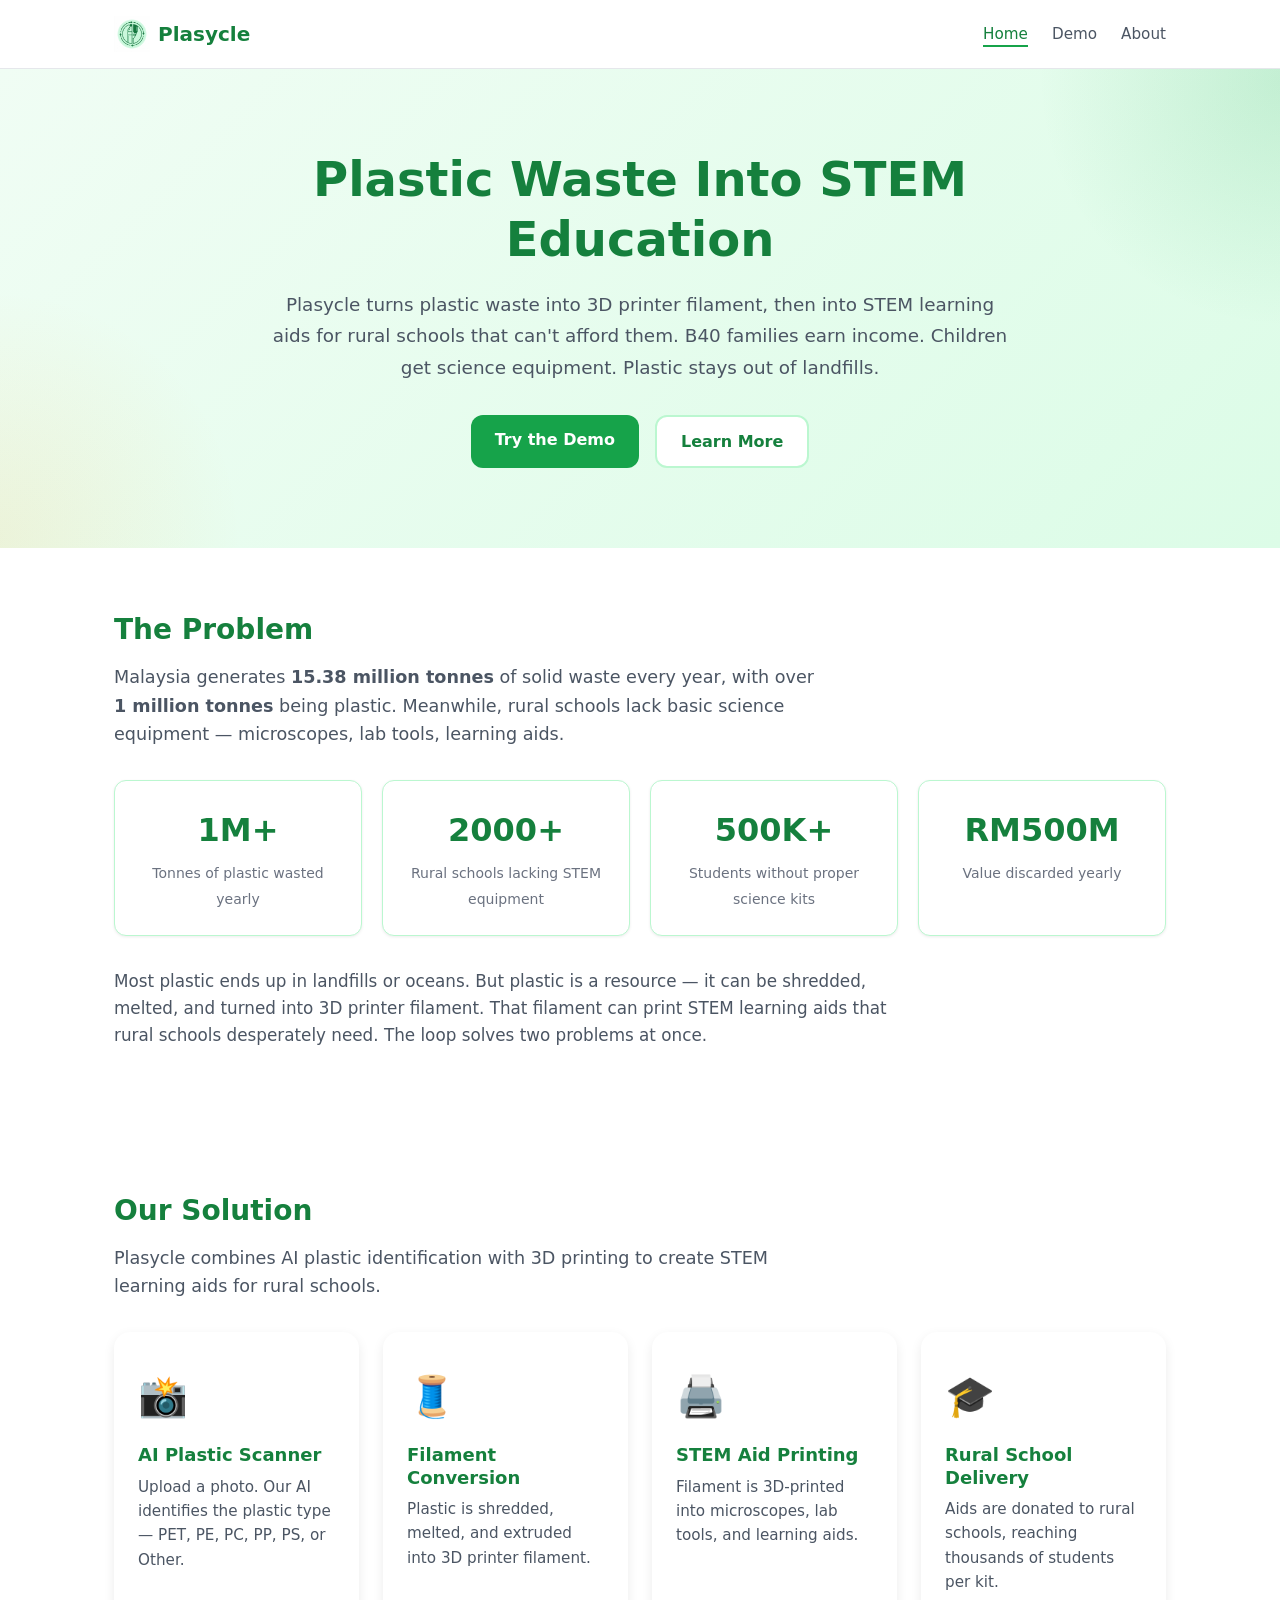
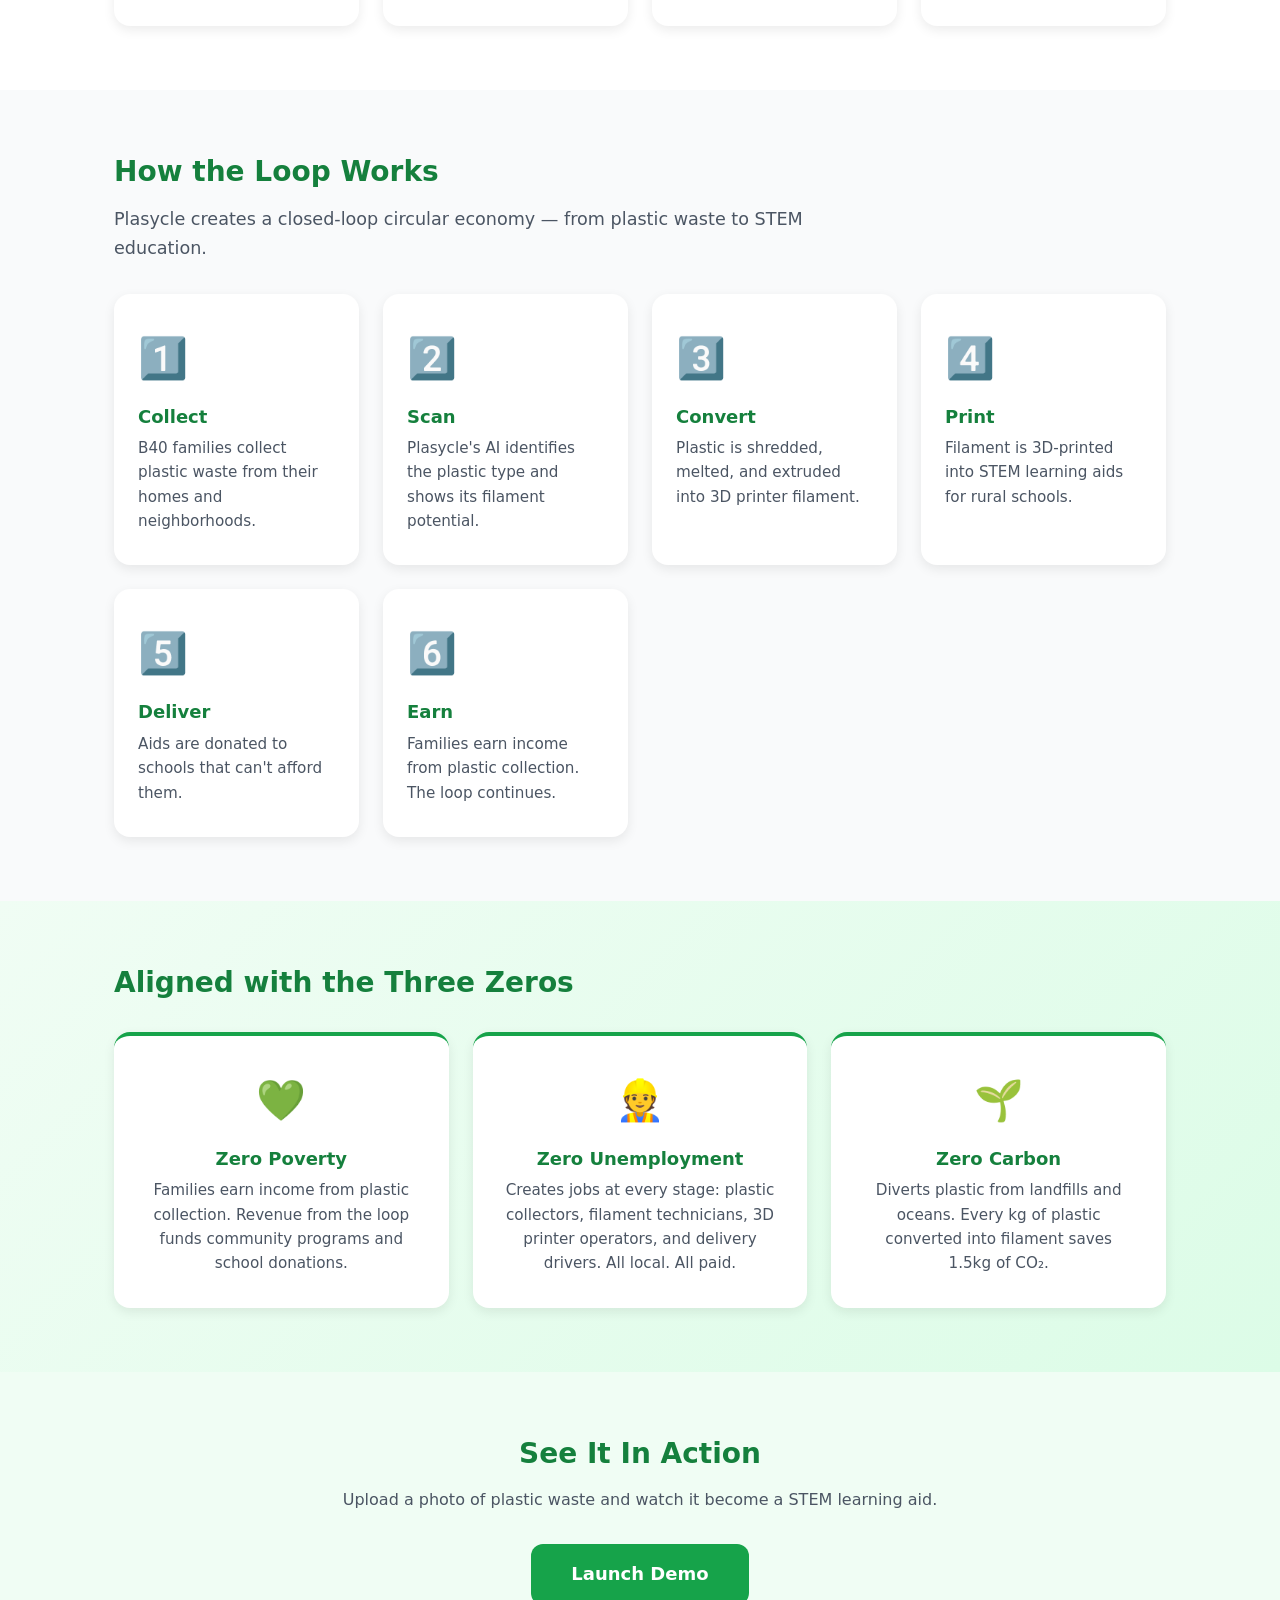
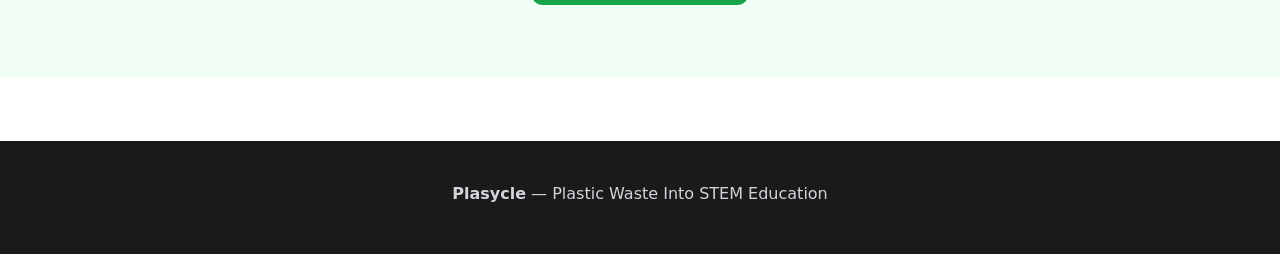
<file: index.html>
<!DOCTYPE html>
<html lang="en">
<head>
  <meta charset="UTF-8" />
  <meta name="viewport" content="width=device-width, initial-scale=1.0" />
  <title>Plasycle – Plastic Waste Into STEM Education</title>
  <link rel="icon" type="image/png" href="favicon.png" />
  <link rel="stylesheet" href="css/style.css" />
</head>
<body>

  <div id="loadingScreen">
    <div class="loading-logo"><img src="css/Logo.jfif" alt="Plasycle" class="logo-img" onerror="this.style.display='none'" /></div>
    <p class="loading-text">Loading Plasycle...</p>
    <div class="loading-bar"><div class="loading-bar-fill"></div></div>
  </div>

  <div id="scrollProgress" style="position:fixed;top:0;left:0;height:3px;background:linear-gradient(90deg,#16a34a,#22c55e);width:0%;z-index:1000;transition:width 0.1s ease;"></div>

  <nav class="navbar">
    <div class="nav-container">
      <a href="index.html" class="logo">
        <img src="css/Logo.jfif" alt="Plasycle" class="logo-img" onerror="this.style.display='none'" />
        <span class="logo-text">Plasycle</span>
      </a>
      <ul class="nav-links">
        <li><a href="index.html" class="active">Home</a></li>
        <li><a href="demo.html">Demo</a></li>
        <li><a href="about.html">About</a></li>
      </ul>
    </div>
  </nav>

  <header class="hero">
    <div class="hero-content">
      <h1>Plastic Waste Into STEM Education</h1>
      <p class="hero-subtitle">
        Plasycle turns plastic waste into 3D printer filament, then into STEM learning aids 
        for rural schools that can't afford them. B40 families earn income. Children get 
        science equipment. Plastic stays out of landfills.
      </p>
      <div class="hero-buttons">
        <a href="demo.html" class="btn btn-primary">Try the Demo</a>
        <a href="about.html" class="btn btn-secondary">Learn More</a>
      </div>
    </div>
  </header>

  <section class="section problem-section">
    <div class="container">
      <h2 class="reveal">The Problem</h2>
      <p class="section-intro reveal">
        Malaysia generates <strong>15.38 million tonnes</strong> of solid waste every year, 
        with over <strong>1 million tonnes</strong> being plastic. Meanwhile, rural schools 
        lack basic science equipment — microscopes, lab tools, learning aids.
      </p>
      <div class="stats-grid">
        <div class="stat-card reveal-scale">
          <span class="stat-number" data-count="1" data-suffix="M+" data-decimals="0">0</span>
          <span class="stat-label">Tonnes of plastic wasted yearly</span>
        </div>
        <div class="stat-card reveal-scale">
          <span class="stat-number" data-count="2000" data-suffix="+" data-decimals="0">0</span>
          <span class="stat-label">Rural schools lacking STEM equipment</span>
        </div>
        <div class="stat-card reveal-scale">
          <span class="stat-number" data-count="500" data-suffix="K+" data-decimals="0">0</span>
          <span class="stat-label">Students without proper science kits</span>
        </div>
        <div class="stat-card reveal-scale">
          <span class="stat-number" data-count="500" data-prefix="RM" data-suffix="M" data-decimals="0">0</span>
          <span class="stat-label">Value discarded yearly</span>
        </div>
      </div>
      <p class="problem-text reveal">
        Most plastic ends up in landfills or oceans. But plastic is a resource — it can be 
        shredded, melted, and turned into 3D printer filament. That filament can print 
        STEM learning aids that rural schools desperately need. The loop solves two 
        problems at once.
      </p>
    </div>
  </section>

  <section class="section solution-section">
    <div class="container">
      <h2 class="reveal">Our Solution</h2>
      <p class="section-intro reveal">
        Plasycle combines AI plastic identification with 3D printing to create STEM 
        learning aids for rural schools.
      </p>
      <div class="features-grid">
        <div class="feature-card reveal-left">
          <div class="feature-icon">📸</div>
          <h3>AI Plastic Scanner</h3>
          <p>Upload a photo. Our AI identifies the plastic type — PET, PE, PC, PP, PS, or Other.</p>
        </div>
        <div class="feature-card reveal-left">
          <div class="feature-icon">🧵</div>
          <h3>Filament Conversion</h3>
          <p>Plastic is shredded, melted, and extruded into 3D printer filament.</p>
        </div>
        <div class="feature-card reveal-right">
          <div class="feature-icon">🖨️</div>
          <h3>STEM Aid Printing</h3>
          <p>Filament is 3D-printed into microscopes, lab tools, and learning aids.</p>
        </div>
        <div class="feature-card reveal-right">
          <div class="feature-icon">🎓</div>
          <h3>Rural School Delivery</h3>
          <p>Aids are donated to rural schools, reaching thousands of students per kit.</p>
        </div>
      </div>
    </div>
  </section>

  <section class="section section-alt">
    <div class="container">
      <h2 class="reveal">How the Loop Works</h2>
      <p class="section-intro reveal">
        Plasycle creates a closed-loop circular economy — from plastic waste to STEM education.
      </p>
      <div class="features-grid">
        <div class="feature-card reveal-scale">
          <div class="feature-icon">1️⃣</div>
          <h3>Collect</h3>
          <p>B40 families collect plastic waste from their homes and neighborhoods.</p>
        </div>
        <div class="feature-card reveal-scale">
          <div class="feature-icon">2️⃣</div>
          <h3>Scan</h3>
          <p>Plasycle's AI identifies the plastic type and shows its filament potential.</p>
        </div>
        <div class="feature-card reveal-scale">
          <div class="feature-icon">3️⃣</div>
          <h3>Convert</h3>
          <p>Plastic is shredded, melted, and extruded into 3D printer filament.</p>
        </div>
        <div class="feature-card reveal-scale">
          <div class="feature-icon">4️⃣</div>
          <h3>Print</h3>
          <p>Filament is 3D-printed into STEM learning aids for rural schools.</p>
        </div>
        <div class="feature-card reveal-scale">
          <div class="feature-icon">5️⃣</div>
          <h3>Deliver</h3>
          <p>Aids are donated to schools that can't afford them.</p>
        </div>
        <div class="feature-card reveal-scale">
          <div class="feature-icon">6️⃣</div>
          <h3>Earn</h3>
          <p>Families earn income from plastic collection. The loop continues.</p>
        </div>
      </div>
    </div>
  </section>

  <section class="section zeros-section">
    <div class="container">
      <h2 class="reveal">Aligned with the Three Zeros</h2>
      <div class="zeros-grid">
        <div class="zero-card reveal-scale">
          <div class="zero-icon">💚</div>
          <h3>Zero Poverty</h3>
          <p>Families earn income from plastic collection. Revenue from the loop funds community programs and school donations.</p>
        </div>
        <div class="zero-card reveal-scale">
          <div class="zero-icon">👷</div>
          <h3>Zero Unemployment</h3>
          <p>Creates jobs at every stage: plastic collectors, filament technicians, 3D printer operators, and delivery drivers. All local. All paid.</p>
        </div>
        <div class="zero-card reveal-scale">
          <div class="zero-icon">🌱</div>
          <h3>Zero Carbon</h3>
          <p>Diverts plastic from landfills and oceans. Every kg of plastic converted into filament saves 1.5kg of CO₂.</p>
        </div>
      </div>
    </div>
  </section>

  <section class="section cta-section">
    <div class="container">
      <h2 class="reveal">See It In Action</h2>
      <p class="reveal">Upload a photo of plastic waste and watch it become a STEM learning aid.</p>
      <a href="demo.html" class="btn btn-primary btn-large reveal-scale">Launch Demo</a>
    </div>
  </section>

  <footer class="footer">
    <div class="container">
      <p><strong>Plasycle</strong> — Plastic Waste Into STEM Education</p>
      
    </div>
  </footer>

  <script src="js/animations.js"></script>

</body>
</html>
</file>
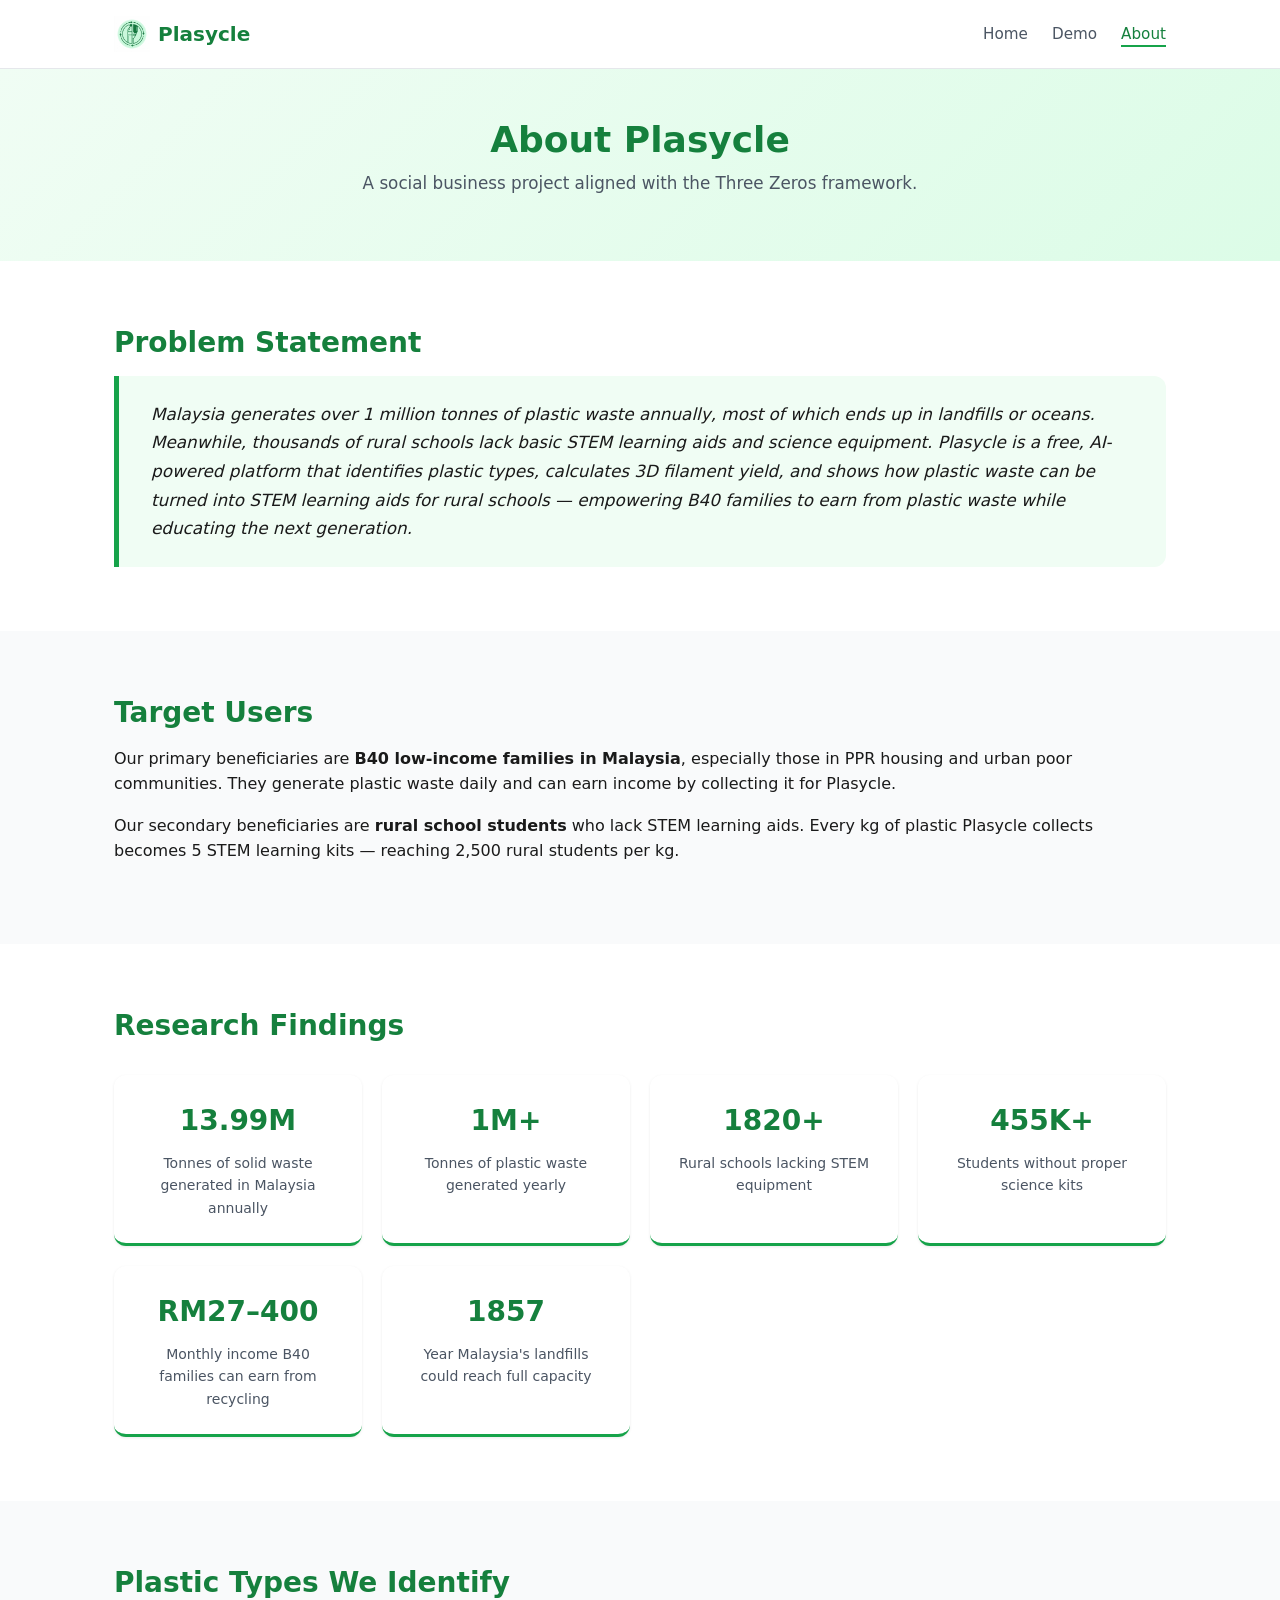
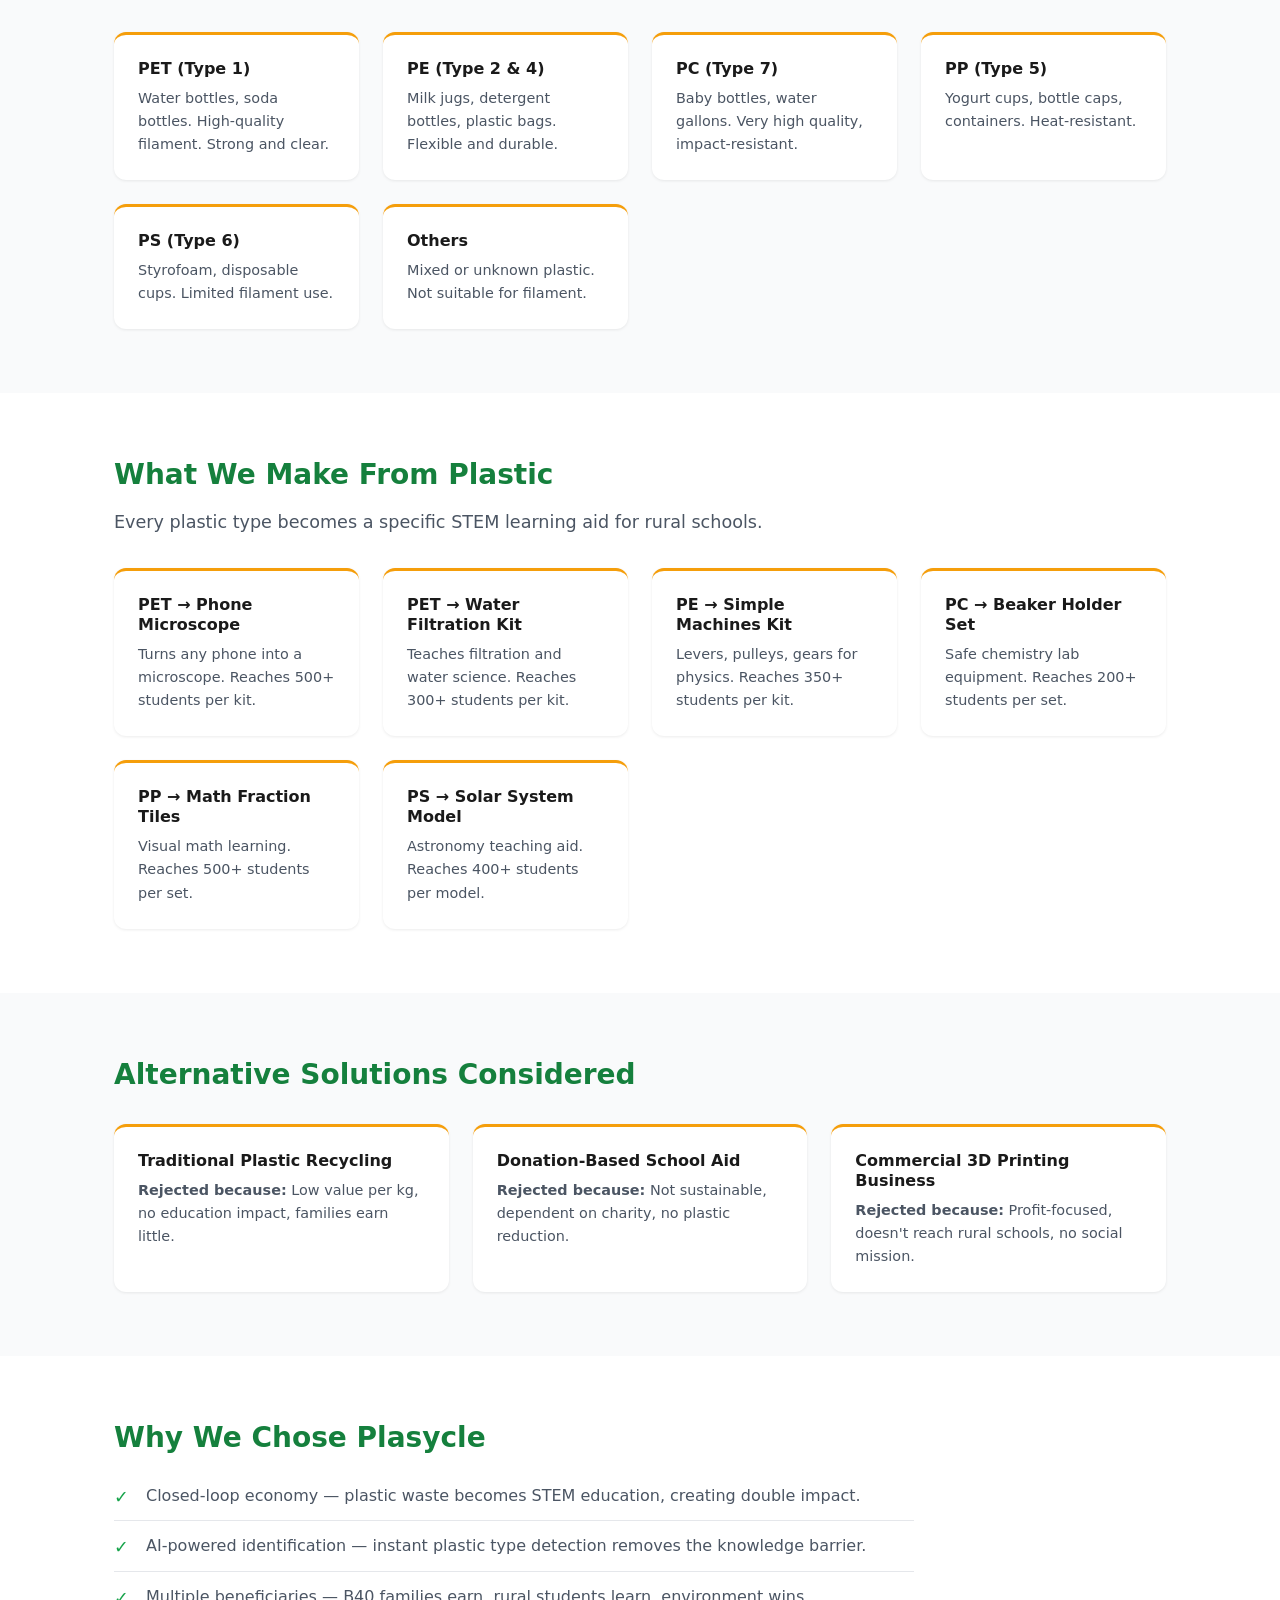
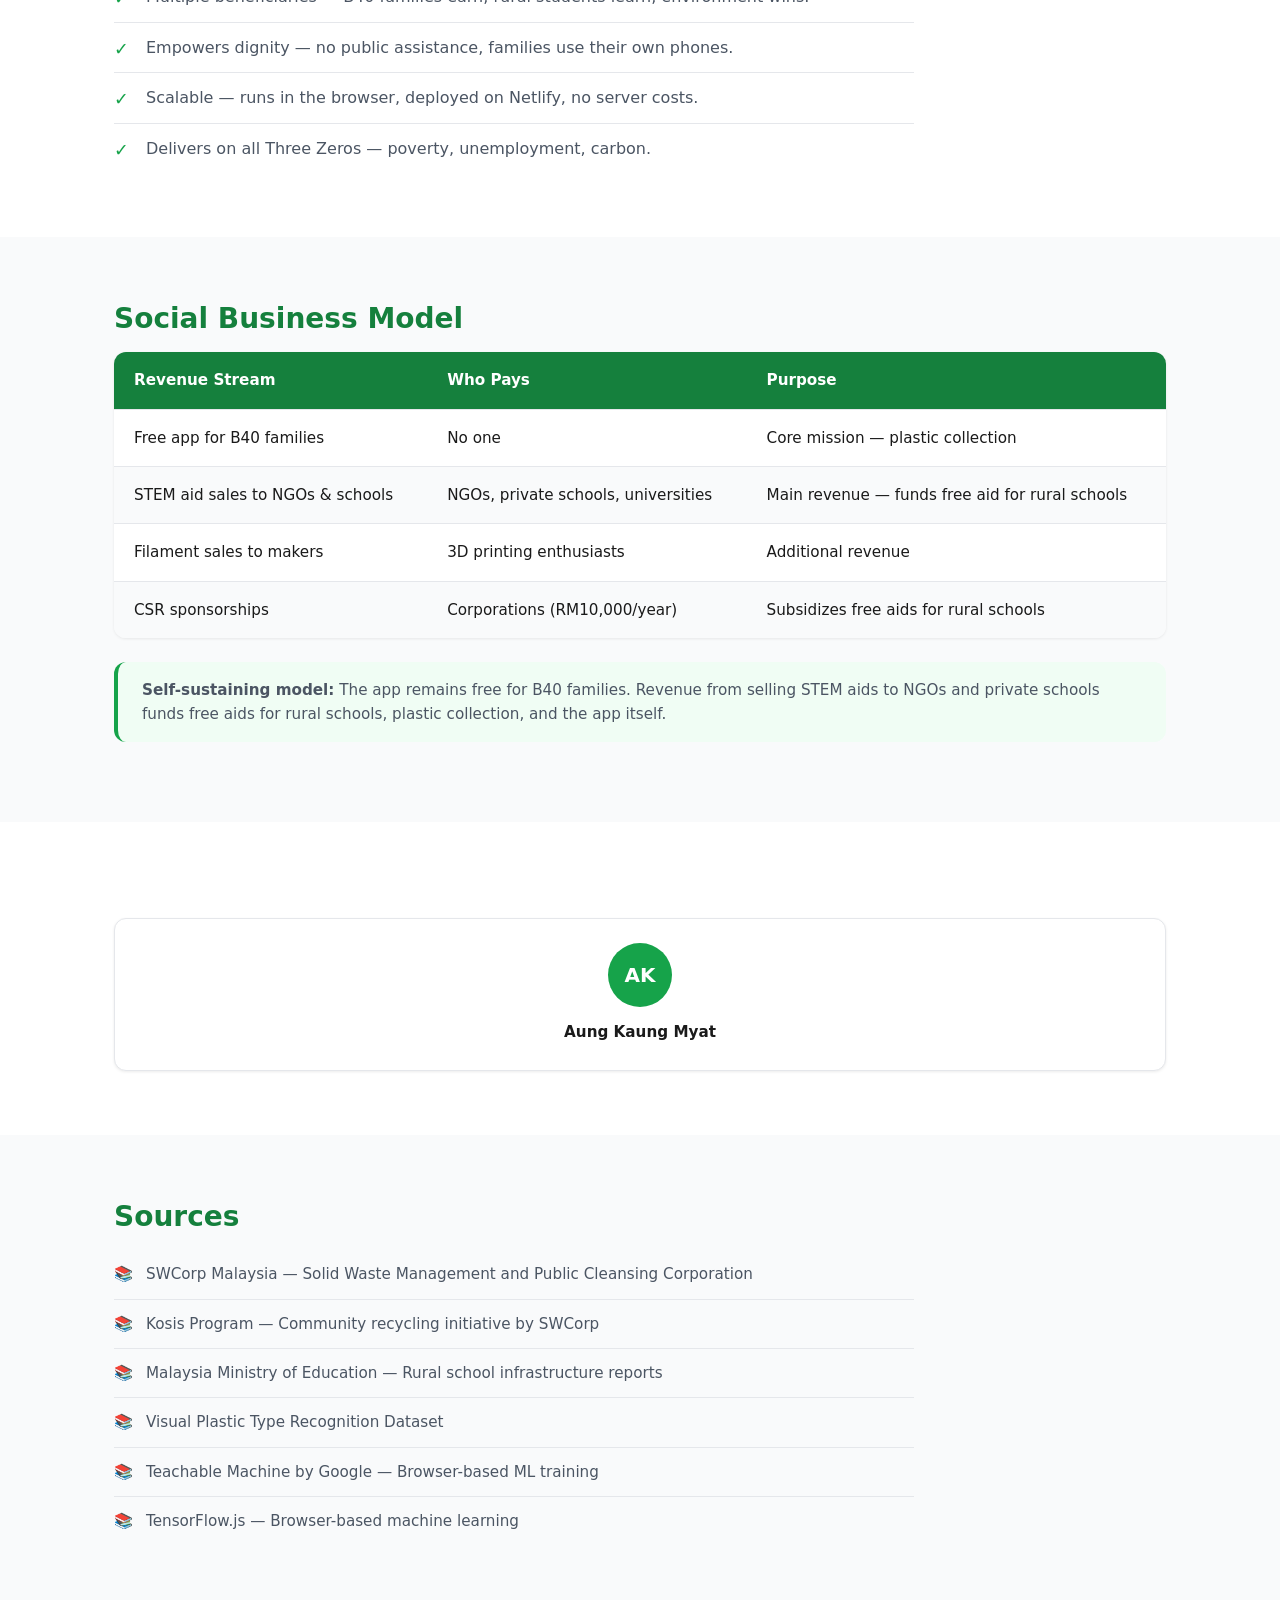
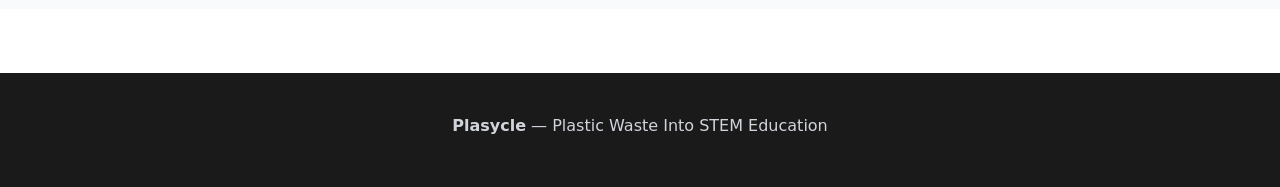
<file: about.html>
<!DOCTYPE html>
<html lang="en">
<head>
  <meta charset="UTF-8" />
  <meta name="viewport" content="width=device-width, initial-scale=1.0" />
  <title>Plasycle – About</title>
  <link rel="icon" type="image/png" href="favicon.png" />
  <link rel="stylesheet" href="css/style.css" />
</head>
<body>

  <div id="loadingScreen">
    <div class="loading-logo"><img src="css/Logo.jfif" alt="Plasycle" class="logo-img" onerror="this.style.display='none'" /></div>
    <p class="loading-text">Loading Plasycle...</p>
    <div class="loading-bar"><div class="loading-bar-fill"></div></div>
  </div>

  <div id="scrollProgress" style="position:fixed;top:0;left:0;height:3px;background:linear-gradient(90deg,#16a34a,#22c55e);width:0%;z-index:1000;transition:width 0.1s ease;"></div>

  <nav class="navbar">
    <div class="nav-container">
      <a href="index.html" class="logo">
        <img src="css/Logo.jfif" alt="Plasycle" class="logo-img" onerror="this.style.display='none'" />
        <span class="logo-text">Plasycle</span>
      </a>
      <ul class="nav-links">
        <li><a href="index.html">Home</a></li>
        <li><a href="demo.html">Demo</a></li>
        <li><a href="about.html" class="active">About</a></li>
      </ul>
    </div>
  </nav>

  <header class="page-header">
    <div class="container">
      <h1>About Plasycle</h1>
      <p>A social business project aligned with the Three Zeros framework.</p>
    </div>
  </header>

  <section class="section">
    <div class="container">
      <h2 class="reveal">Problem Statement</h2>
      <blockquote class="problem-statement reveal">
        Malaysia generates over 1 million tonnes of plastic waste annually, most of which 
        ends up in landfills or oceans. Meanwhile, thousands of rural schools lack basic 
        STEM learning aids and science equipment. Plasycle is a free, AI-powered platform 
        that identifies plastic types, calculates 3D filament yield, and shows how plastic 
        waste can be turned into STEM learning aids for rural schools — empowering B40 
        families to earn from plastic waste while educating the next generation.
      </blockquote>
    </div>
  </section>

  <section class="section section-alt">
    <div class="container">
      <h2 class="reveal">Target Users</h2>
      <p class="reveal">
        Our primary beneficiaries are <strong>B40 low-income families in Malaysia</strong>, 
        especially those in PPR housing and urban poor communities. They generate plastic 
        waste daily and can earn income by collecting it for Plasycle.
      </p>
      <p class="reveal">
        Our secondary beneficiaries are <strong>rural school students</strong> who lack 
        STEM learning aids. Every kg of plastic Plasycle collects becomes 5 STEM learning 
        kits — reaching 2,500 rural students per kg.
      </p>
    </div>
  </section>

  <section class="section">
    <div class="container">
      <h2 class="reveal">Research Findings</h2>
      <div class="findings-grid">
        <div class="finding-card reveal-scale">
          <span class="finding-number" data-count="15.38" data-suffix="M" data-decimals="2">0</span>
          <p>Tonnes of solid waste generated in Malaysia annually</p>
        </div>
        <div class="finding-card reveal-scale">
          <span class="finding-number" data-count="1" data-suffix="M+" data-decimals="0">0</span>
          <p>Tonnes of plastic waste generated yearly</p>
        </div>
        <div class="finding-card reveal-scale">
          <span class="finding-number" data-count="2000" data-suffix="+" data-decimals="0">0</span>
          <p>Rural schools lacking STEM equipment</p>
        </div>
        <div class="finding-card reveal-scale">
          <span class="finding-number" data-count="500" data-suffix="K+" data-decimals="0">0</span>
          <p>Students without proper science kits</p>
        </div>
        <div class="finding-card reveal-scale">
          <span class="finding-number" data-prefix="RM" data-count="30" data-suffix="–400" data-decimals="0">0</span>
          <p>Monthly income B40 families can earn from recycling</p>
        </div>
        <div class="finding-card reveal-scale">
          <span class="finding-number" data-count="2041" data-decimals="0">0</span>
          <p>Year Malaysia's landfills could reach full capacity</p>
        </div>
      </div>
    </div>
  </section>

  <section class="section section-alt">
    <div class="container">
      <h2 class="reveal">Plastic Types We Identify</h2>
      <div class="alternatives-grid">
        <div class="alt-card reveal-left">
          <h3>PET (Type 1)</h3>
          <p>Water bottles, soda bottles. High-quality filament. Strong and clear.</p>
        </div>
        <div class="alt-card reveal-left">
          <h3>PE (Type 2 & 4)</h3>
          <p>Milk jugs, detergent bottles, plastic bags. Flexible and durable.</p>
        </div>
        <div class="alt-card reveal-left">
          <h3>PC (Type 7)</h3>
          <p>Baby bottles, water gallons. Very high quality, impact-resistant.</p>
        </div>
        <div class="alt-card reveal-right">
          <h3>PP (Type 5)</h3>
          <p>Yogurt cups, bottle caps, containers. Heat-resistant.</p>
        </div>
        <div class="alt-card reveal-right">
          <h3>PS (Type 6)</h3>
          <p>Styrofoam, disposable cups. Limited filament use.</p>
        </div>
        <div class="alt-card reveal-right">
          <h3>Others</h3>
          <p>Mixed or unknown plastic. Not suitable for filament.</p>
        </div>
      </div>
    </div>
  </section>

  <section class="section">
    <div class="container">
      <h2 class="reveal">What We Make From Plastic</h2>
      <p class="section-intro reveal">
        Every plastic type becomes a specific STEM learning aid for rural schools.
      </p>
      <div class="alternatives-grid">
        <div class="alt-card reveal-scale">
          <h3>PET → Phone Microscope</h3>
          <p>Turns any phone into a microscope. Reaches 500+ students per kit.</p>
        </div>
        <div class="alt-card reveal-scale">
          <h3>PET → Water Filtration Kit</h3>
          <p>Teaches filtration and water science. Reaches 300+ students per kit.</p>
        </div>
        <div class="alt-card reveal-scale">
          <h3>PE → Simple Machines Kit</h3>
          <p>Levers, pulleys, gears for physics. Reaches 350+ students per kit.</p>
        </div>
        <div class="alt-card reveal-scale">
          <h3>PC → Beaker Holder Set</h3>
          <p>Safe chemistry lab equipment. Reaches 200+ students per set.</p>
        </div>
        <div class="alt-card reveal-scale">
          <h3>PP → Math Fraction Tiles</h3>
          <p>Visual math learning. Reaches 500+ students per set.</p>
        </div>
        <div class="alt-card reveal-scale">
          <h3>PS → Solar System Model</h3>
          <p>Astronomy teaching aid. Reaches 400+ students per model.</p>
        </div>
      </div>
    </div>
  </section>

  <section class="section section-alt">
    <div class="container">
      <h2 class="reveal">Alternative Solutions Considered</h2>
      <div class="alternatives-grid">
        <div class="alt-card reveal-left">
          <h3>Traditional Plastic Recycling</h3>
          <p><strong>Rejected because:</strong> Low value per kg, no education impact, families earn little.</p>
        </div>
        <div class="alt-card reveal-scale">
          <h3>Donation-Based School Aid</h3>
          <p><strong>Rejected because:</strong> Not sustainable, dependent on charity, no plastic reduction.</p>
        </div>
        <div class="alt-card reveal-right">
          <h3>Commercial 3D Printing Business</h3>
          <p><strong>Rejected because:</strong> Profit-focused, doesn't reach rural schools, no social mission.</p>
        </div>
      </div>
    </div>
  </section>

  <section class="section">
    <div class="container">
      <h2 class="reveal">Why We Chose Plasycle</h2>
      <ul class="why-list">
        <li class="reveal">Closed-loop economy — plastic waste becomes STEM education, creating double impact.</li>
        <li class="reveal">AI-powered identification — instant plastic type detection removes the knowledge barrier.</li>
        <li class="reveal">Multiple beneficiaries — B40 families earn, rural students learn, environment wins.</li>
        <li class="reveal">Empowers dignity — no public assistance, families use their own phones.</li>
        <li class="reveal">Scalable — runs in the browser, deployed on Netlify, no server costs.</li>
        <li class="reveal">Delivers on all Three Zeros — poverty, unemployment, carbon.</li>
      </ul>
    </div>
  </section>

  <section class="section section-alt">
    <div class="container">
      <h2 class="reveal">Social Business Model</h2>
      <table class="business-table reveal">
        <thead>
          <tr>
            <th>Revenue Stream</th>
            <th>Who Pays</th>
            <th>Purpose</th>
          </tr>
        </thead>
        <tbody>
          <tr>
            <td>Free app for B40 families</td>
            <td>No one</td>
            <td>Core mission — plastic collection</td>
          </tr>
          <tr>
            <td>STEM aid sales to NGOs & schools</td>
            <td>NGOs, private schools, universities</td>
            <td>Main revenue — funds free aid for rural schools</td>
          </tr>
          <tr>
            <td>Filament sales to makers</td>
            <td>3D printing enthusiasts</td>
            <td>Additional revenue</td>
          </tr>
          <tr>
            <td>CSR sponsorships</td>
            <td>Corporations (RM10,000/year)</td>
            <td>Subsidizes free aids for rural schools</td>
          </tr>
        </tbody>
      </table>
      <p class="business-note reveal">
        <strong>Self-sustaining model:</strong> The app remains free for B40 families. 
        Revenue from selling STEM aids to NGOs and private schools funds free aids for 
        rural schools, plastic collection, and the app itself.
      </p>
    </div>
  </section>

  <section class="section">
    <div class="container">
      <div class="team-grid">
        <div class="team-card reveal-scale">
          <div class="team-avatar">AK</div>
          <h3>Aung Kaung Myat</h3>
        </div>
      </div>
    </div>
  </section>

  <section class="section section-alt">
    <div class="container">
      <h2 class="reveal">Sources</h2>
      <ul class="sources-list">
        <li class="reveal">SWCorp Malaysia — Solid Waste Management and Public Cleansing Corporation</li>
        <li class="reveal">Kosis Program — Community recycling initiative by SWCorp</li>
        <li class="reveal">Malaysia Ministry of Education — Rural school infrastructure reports</li>
        <li class="reveal">Visual Plastic Type Recognition Dataset</li>
        <li class="reveal">Teachable Machine by Google — Browser-based ML training</li>
        <li class="reveal">TensorFlow.js — Browser-based machine learning</li>
      </ul>
    </div>
  </section>

  <footer class="footer">
    <div class="container">
      <p><strong>Plasycle</strong> — Plastic Waste Into STEM Education</p>
    
    </div>
  </footer>

  <script src="js/animations.js"></script>

</body>
</html>
</file>
<file: css/style.css>
/* ============================================
   PLASYCLE – Global Stylesheet (FINAL)
   ============================================ */

* { margin: 0; padding: 0; box-sizing: border-box; }

:root {
  --green-dark: #15803d;
  --green: #16a34a;
  --green-light: #22c55e;
  --green-pale: #f0fdf4;
  --green-border: #bbf7d0;
  --text-dark: #1a1a1a;
  --text-mid: #4b5563;
  --text-light: #6b7280;
  --white: #ffffff;
  --gray-bg: #f9fafb;
  --shadow-sm: 0 1px 3px rgba(0, 0, 0, 0.08);
  --shadow-md: 0 4px 12px rgba(0, 0, 0, 0.08);
  --shadow-lg: 0 10px 30px rgba(0, 0, 0, 0.1);
  --radius: 12px;
  --radius-lg: 16px;
}

html { scroll-behavior: smooth; }

body {
  font-family: system-ui, -apple-system, "Segoe UI", Roboto, sans-serif;
  background: var(--white);
  color: var(--text-dark);
  line-height: 1.6;
  -webkit-font-smoothing: antialiased;
}

h1, h2, h3 { line-height: 1.25; font-weight: 700; }
h1 { font-size: 2.25rem; }
h2 { font-size: 1.75rem; margin-bottom: 1rem; color: var(--green-dark); }
h3 { font-size: 1.125rem; margin-bottom: 0.5rem; }
p { margin-bottom: 1rem; }
a { color: var(--green-dark); text-decoration: none; }
a:hover { text-decoration: underline; }
img { max-width: 100%; display: block; }

.container { max-width: 1100px; margin: 0 auto; padding: 0 1.5rem; }

/* ============ LOADING SCREEN ============ */
#loadingScreen {
  position: fixed;
  top: 0; left: 0;
  width: 100%; height: 100%;
  background: var(--white);
  display: flex;
  flex-direction: column;
  align-items: center;
  justify-content: center;
  z-index: 9999;
  transition: opacity 0.5s ease;
}
#loadingScreen.hidden { opacity: 0; pointer-events: none; }
.loading-logo {
  width: 80px; height: 80px;
  border-radius: 50%;
  background: var(--green-pale);
  display: flex;
  align-items: center;
  justify-content: center;
  font-size: 2.5rem;
  margin-bottom: 1.5rem;
  animation: pulse 1.5s ease-in-out infinite;
}
@keyframes pulse {
  0%, 100% { transform: scale(1); box-shadow: 0 0 0 0 rgba(22, 163, 74, 0.4); }
  50% { transform: scale(1.05); box-shadow: 0 0 0 20px rgba(22, 163, 74, 0); }
}
.loading-text {
  color: var(--text-mid);
  font-size: 0.95rem;
  font-weight: 500;
}
.loading-bar {
  width: 200px;
  height: 4px;
  background: var(--green-pale);
  border-radius: 999px;
  overflow: hidden;
  margin-top: 1rem;
}
.loading-bar-fill {
  height: 100%;
  background: var(--green);
  width: 0%;
  transition: width 0.3s ease;
  border-radius: 999px;
}

/* ============ SCROLL ANIMATIONS ============ */
.reveal {
  opacity: 0;
  transform: translateY(40px);
  transition: opacity 0.8s ease, transform 0.8s ease;
}
.reveal.active {
  opacity: 1;
  transform: translateY(0);
}
.reveal-scale {
  opacity: 0;
  transform: scale(0.9);
  transition: opacity 0.6s ease, transform 0.6s ease;
}
.reveal-scale.active {
  opacity: 1;
  transform: scale(1);
}
.reveal-left {
  opacity: 0;
  transform: translateX(-60px);
  transition: opacity 0.8s ease, transform 0.8s ease;
}
.reveal-left.active {
  opacity: 1;
  transform: translateX(0);
}
.reveal-right {
  opacity: 0;
  transform: translateX(60px);
  transition: opacity 0.8s ease, transform 0.8s ease;
}
.reveal-right.active {
  opacity: 1;
  transform: translateX(0);
}

/* ============ NAV ============ */
.navbar { background: var(--white); border-bottom: 1px solid #e5e7eb; position: sticky; top: 0; z-index: 100; }
.nav-container { max-width: 1100px; margin: 0 auto; padding: 1rem 1.5rem; display: flex; justify-content: space-between; align-items: center; }
.logo { display: flex; align-items: center; gap: 0.5rem; font-size: 1.25rem; font-weight: 700; color: var(--green-dark); text-decoration: none; }
.logo:hover { text-decoration: none; }
.logo-img { height: 36px; width: 36px; object-fit: contain; display: block; }
.logo-text { font-size: 1.25rem; font-weight: 700; color: var(--green-dark); }
.nav-links { list-style: none; display: flex; gap: 1.5rem; }
.nav-links a { color: var(--text-mid); font-weight: 500; font-size: 0.95rem; transition: all 0.2s; position: relative; }
.nav-links a::after {
  content: "";
  position: absolute;
  bottom: -4px; left: 0;
  width: 0%; height: 2px;
  background: var(--green);
  transition: width 0.3s ease;
}
.nav-links a:hover::after, .nav-links a.active::after { width: 100%; }
.nav-links a:hover, .nav-links a.active { color: var(--green-dark); text-decoration: none; }

/* ============ BUTTONS ============ */
.btn { display: inline-block; padding: 0.75rem 1.5rem; border-radius: var(--radius); font-size: 1rem; font-weight: 600; cursor: pointer; border: none; transition: all 0.3s cubic-bezier(0.4, 0, 0.2, 1); text-align: center; text-decoration: none; position: relative; overflow: hidden; }
.btn::before {
  content: "";
  position: absolute;
  top: 50%; left: 50%;
  width: 0; height: 0;
  background: rgba(255,255,255,0.2);
  border-radius: 50%;
  transform: translate(-50%, -50%);
  transition: width 0.6s ease, height 0.6s ease;
}
.btn:hover::before { width: 400px; height: 400px; }
.btn:hover { text-decoration: none; transform: translateY(-2px); box-shadow: 0 8px 20px rgba(22,163,74,0.3); }
.btn-primary { background: var(--green); color: var(--white); }
.btn-primary:hover { background: var(--green-dark); }
.btn-secondary { background: var(--white); color: var(--green-dark); border: 2px solid var(--green-border); }
.btn-secondary:hover { background: var(--green-pale); }
.btn-large { padding: 1rem 2.5rem; font-size: 1.125rem; }
.btn-full { width: 100%; margin-top: 1rem; }
.btn:disabled { background: #d1d5db; color: #9ca3af; cursor: not-allowed; transform: none; box-shadow: none; }
.btn:disabled::before { display: none; }

/* ============ HERO ============ */
.hero { background: linear-gradient(135deg, var(--green-pale) 0%, #dcfce7 100%); padding: 5rem 1.5rem; text-align: center; position: relative; overflow: hidden; }
.hero::before {
  content: "";
  position: absolute;
  top: -50%; right: -20%;
  width: 500px; height: 500px;
  background: radial-gradient(circle, rgba(22,163,74,0.15), transparent 70%);
  animation: float 12s ease-in-out infinite;
}
.hero::after {
  content: "";
  position: absolute;
  bottom: -50%; left: -20%;
  width: 500px; height: 500px;
  background: radial-gradient(circle, rgba(245,158,11,0.1), transparent 70%);
  animation: float 15s ease-in-out infinite reverse;
}
@keyframes float {
  0%, 100% { transform: translate(0, 0); }
  50% { transform: translate(40px, -40px); }
}
.hero-content { max-width: 750px; margin: 0 auto; position: relative; z-index: 1; }
.hero h1 { font-size: 3rem; color: var(--green-dark); margin-bottom: 1.25rem; }
.hero-subtitle { font-size: 1.15rem; color: var(--text-mid); margin-bottom: 2rem; line-height: 1.7; }
.hero-buttons { display: flex; gap: 1rem; justify-content: center; flex-wrap: wrap; }

/* ============ SECTIONS ============ */
.section { padding: 4rem 0; }
.section-alt { background: var(--gray-bg); }
.section-intro { font-size: 1.1rem; color: var(--text-mid); max-width: 700px; margin-bottom: 2rem; }

/* ============ STATS ============ */
.stats-grid { display: grid; grid-template-columns: repeat(auto-fit, minmax(180px, 1fr)); gap: 1.25rem; margin: 2rem 0; }
.stat-card { background: var(--white); border: 1px solid var(--green-border); border-radius: var(--radius); padding: 1.5rem; text-align: center; box-shadow: var(--shadow-sm); transition: all 0.3s ease; }
.stat-card:hover { transform: translateY(-6px) scale(1.03); box-shadow: var(--shadow-lg); border-color: var(--green); }
.stat-number { display: block; font-size: 2rem; font-weight: 700; color: var(--green-dark); margin-bottom: 0.25rem; }
.stat-label { font-size: 0.875rem; color: var(--text-light); }
.problem-text { font-size: 1.05rem; color: var(--text-mid); max-width: 800px; }

/* ============ FEATURES ============ */
.features-grid { display: grid; grid-template-columns: repeat(auto-fit, minmax(240px, 1fr)); gap: 1.5rem; margin-top: 2rem; }
.feature-card { background: var(--white); border-radius: var(--radius-lg); padding: 2rem 1.5rem; box-shadow: var(--shadow-md); transition: all 0.4s cubic-bezier(0.4, 0, 0.2, 1); position: relative; overflow: hidden; }
.feature-card::before {
  content: "";
  position: absolute;
  top: 0; left: 0;
  width: 100%; height: 4px;
  background: linear-gradient(90deg, var(--green), var(--green-light));
  transform: scaleX(0);
  transform-origin: left;
  transition: transform 0.4s ease;
}
.feature-card:hover::before { transform: scaleX(1); }
.feature-card:hover { transform: translateY(-8px) rotate(-1deg); box-shadow: 0 20px 40px rgba(22,163,74,0.15); }
.feature-icon { font-size: 2.5rem; margin-bottom: 1rem; display: inline-block; transition: transform 0.4s ease; }
.feature-card:hover .feature-icon { transform: scale(1.2) rotate(8deg); }
.feature-card h3 { color: var(--green-dark); }
.feature-card p { font-size: 0.95rem; color: var(--text-mid); margin-bottom: 0; }

/* ============ ZEROS ============ */
.zeros-section { background: linear-gradient(135deg, #f0fdf4 0%, #dcfce7 100%); }
.zeros-grid { display: grid; grid-template-columns: repeat(auto-fit, minmax(260px, 1fr)); gap: 1.5rem; margin-top: 2rem; }
.zero-card { background: var(--white); border-radius: var(--radius-lg); padding: 2rem; text-align: center; box-shadow: var(--shadow-md); border-top: 4px solid var(--green); transition: all 0.4s ease; }
.zero-card:hover { transform: translateY(-8px) scale(1.02); box-shadow: 0 20px 40px rgba(22,163,74,0.2); }
.zero-icon { font-size: 2.5rem; margin-bottom: 1rem; display: inline-block; transition: transform 0.4s ease; }
.zero-card:hover .zero-icon { transform: scale(1.3) rotate(-8deg); }
.zero-card h3 { color: var(--green-dark); }
.zero-card p { font-size: 0.95rem; color: var(--text-mid); margin-bottom: 0; }

/* ============ CTA ============ */
.cta-section { text-align: center; background: var(--green-pale); position: relative; overflow: hidden; }
.cta-section h2 { margin-bottom: 1rem; }
.cta-section p { color: var(--text-mid); margin-bottom: 2rem; }

/* ============ HEADERS ============ */
.demo-header, .page-header { background: linear-gradient(135deg, var(--green-pale) 0%, #dcfce7 100%); padding: 3rem 1.5rem; text-align: center; }
.demo-header h1, .page-header h1 { color: var(--green-dark); margin-bottom: 0.5rem; }
.demo-header p, .page-header p { color: var(--text-mid); font-size: 1.05rem; }

/* ============ PIPELINE (UPGRADED) ============ */
.pipeline-section { padding: 2.5rem 0; background: var(--white); border-bottom: 1px solid #e5e7eb; }
.pipeline { display: flex; justify-content: center; align-items: center; flex-wrap: wrap; gap: 0.5rem; padding: 1rem 0; position: relative; }
.pipeline-step { display: flex; flex-direction: column; align-items: center; padding: 1rem 0.75rem; border-radius: var(--radius); background: var(--gray-bg); transition: all 0.5s cubic-bezier(0.34, 1.56, 0.64, 1); opacity: 0.4; transform: scale(0.85); min-width: 90px; }
.pipeline-step.active { opacity: 1; transform: scale(1.05); background: var(--green-pale); border: 2px solid var(--green); box-shadow: 0 8px 24px rgba(22,163,74,0.25); animation: stepPop 0.5s ease; }
@keyframes stepPop {
  0% { transform: scale(0.85); }
  50% { transform: scale(1.15); }
  100% { transform: scale(1.05); }
}
.pipeline-icon { font-size: 2rem; margin-bottom: 0.4rem; transition: transform 0.3s ease; }
.pipeline-step.active .pipeline-icon { animation: iconBounce 0.6s ease; }
@keyframes iconBounce {
  0%, 100% { transform: translateY(0); }
  50% { transform: translateY(-8px); }
}
.pipeline-label { font-size: 0.8rem; font-weight: 600; color: var(--text-mid); text-align: center; }
.pipeline-step.active .pipeline-label { color: var(--green-dark); }
.pipeline-arrow { font-size: 1.5rem; color: var(--green-border); font-weight: 700; transition: color 0.5s ease; }
.pipeline-arrow.active { color: var(--green); }
.pipeline-caption { text-align: center; color: var(--text-light); font-size: 0.9rem; margin-top: 1rem; margin-bottom: 0; }

/* Moving dot along pipeline */
.pipeline-progress {
  position: relative;
  width: 100%;
  max-width: 800px;
  height: 4px;
  background: var(--green-pale);
  border-radius: 999px;
  margin: 1.5rem auto 0;
  overflow: hidden;
}
.pipeline-progress-fill {
  height: 100%;
  background: linear-gradient(90deg, var(--green), var(--green-light));
  width: 0%;
  border-radius: 999px;
  transition: width 0.4s ease;
  position: relative;
}
.pipeline-progress-fill::after {
  content: "";
  position: absolute;
  right: 0;
  top: 50%;
  transform: translateY(-50%);
  width: 12px;
  height: 12px;
  background: var(--green);
  border-radius: 50%;
  box-shadow: 0 0 12px var(--green);
}

/* ============ DEMO ============ */
.demo-main { padding: 3rem 0; }
.demo-grid { display: grid; grid-template-columns: 1fr 1fr; gap: 2rem; margin-bottom: 2rem; }
@media (max-width: 768px) { .demo-grid { grid-template-columns: 1fr; } }
.demo-panel { background: var(--white); border: 1px solid #e5e7eb; border-radius: var(--radius-lg); padding: 1.75rem; box-shadow: var(--shadow-sm); transition: box-shadow 0.3s ease; }
.demo-panel:hover { box-shadow: var(--shadow-lg); }
.demo-panel h2 { font-size: 1.125rem; color: var(--text-dark); margin-bottom: 1.25rem; padding-bottom: 0.75rem; border-bottom: 2px solid var(--green-pale); }

/* ============ UPLOAD ============ */
.upload-area { border: 2px dashed var(--green-border); border-radius: var(--radius); padding: 2rem; text-align: center; cursor: pointer; transition: all 0.3s ease; background: var(--green-pale); min-height: 220px; display: flex; align-items: center; justify-content: center; overflow: hidden; }
.upload-area:hover { border-color: var(--green); background: #dcfce7; transform: scale(1.01); }
.upload-placeholder { pointer-events: none; }
.upload-icon { font-size: 3rem; margin-bottom: 0.75rem; display: inline-block; transition: transform 0.3s ease; }
.upload-area:hover .upload-icon { transform: scale(1.15) translateY(-4px); }
.upload-placeholder p { margin-bottom: 0.25rem; color: var(--text-mid); }
.upload-hint { font-size: 0.9rem; }
.upload-formats { font-size: 0.8rem; color: var(--text-light); margin-top: 0.5rem; }
.preview-image { max-height: 280px; width: auto; border-radius: var(--radius); object-fit: contain; animation: previewFade 0.5s ease; }
@keyframes previewFade {
  from { opacity: 0; transform: scale(0.95); }
  to { opacity: 1; transform: scale(1); }
}

/* ============ SPINNER ============ */
.loading-indicator { text-align: center; padding: 1rem 0; }
.spinner { width: 36px; height: 36px; border: 4px solid var(--green-pale); border-top-color: var(--green); border-radius: 50%; animation: spin 0.8s linear infinite; margin: 0 auto 0.75rem; }
@keyframes spin { to { transform: rotate(360deg); } }

/* ============ RESULTS ============ */
.results-empty { text-align: center; padding: 3rem 1rem; color: var(--text-light); }
.empty-icon { font-size: 3rem; margin-bottom: 1rem; opacity: 0.5; }
.result-block { display: flex; justify-content: space-between; align-items: center; padding: 1rem 1.25rem; border-radius: var(--radius); margin-bottom: 0.75rem; border-left: 4px solid var(--green); background: var(--green-pale); transition: all 0.3s ease; opacity: 0; transform: translateX(-20px); animation: slideIn 0.4s ease forwards; }
@keyframes slideIn {
  to { opacity: 1; transform: translateX(0); }
}
.result-block:hover { transform: translateX(4px); box-shadow: var(--shadow-sm); }
.result-block:nth-child(1) { animation-delay: 0.05s; }
.result-block:nth-child(2) { animation-delay: 0.1s; }
.result-block:nth-child(3) { animation-delay: 0.15s; }
.result-block:nth-child(4) { animation-delay: 0.2s; }
.result-block:nth-child(5) { animation-delay: 0.25s; }
.result-block:nth-child(6) { animation-delay: 0.3s; }
.result-block:nth-child(7) { animation-delay: 0.35s; }
.result-block:nth-child(8) { animation-delay: 0.4s; }
.result-block:nth-child(9) { animation-delay: 0.45s; }
.result-label { font-weight: 600; color: var(--text-mid); font-size: 0.9rem; }
.result-value { font-weight: 700; color: var(--green-dark); font-size: 1rem; text-align: right; }
.result-confidence { font-size: 0.8rem; color: var(--text-light); font-weight: 400; margin-left: 0.5rem; }
.result-item-block { background: #eff6ff; border-left-color: #3b82f6; }
.result-item-block .result-value { color: #1e40af; }
.result-recyclable-block { background: #f0fdf4; }
.result-carbon-block { background: #ecfdf5; border-left-color: #10b981; }

/* ============ SPLIT VIEW ============ */
.split-view-panel { background: var(--white); border: 1px solid #e5e7eb; border-radius: var(--radius-lg); padding: 2rem; box-shadow: var(--shadow-md); margin-top: 2rem; text-align: center; }
.split-view-panel h2 { color: var(--green-dark); margin-bottom: 0.5rem; }
.split-caption { color: var(--text-mid); font-size: 0.95rem; margin-bottom: 1.5rem; }
.split-container { position: relative; width: 100%; max-width: 600px; height: 400px; margin: 0 auto; border-radius: var(--radius); overflow: hidden; box-shadow: var(--shadow-lg); user-select: none; cursor: ew-resize; }
.split-img { position: absolute; top: 0; left: 0; width: 100%; height: 100%; object-fit: cover; display: block; }
.split-after-wrapper { position: absolute; top: 0; left: 0; height: 100%; width: 50%; overflow: hidden; }
.split-after-wrapper .split-img { width: 100vw; max-width: 600px; height: 100%; object-fit: cover; }
.split-handle { position: absolute; top: 0; left: 50%; height: 100%; width: 4px; background: var(--white); cursor: ew-resize; transform: translateX(-50%); box-shadow: 0 0 10px rgba(0,0,0,0.3); z-index: 10; }
.split-handle-circle { position: absolute; top: 50%; left: 50%; transform: translate(-50%, -50%); width: 44px; height: 44px; border-radius: 50%; background: var(--green); color: var(--white); display: flex; align-items: center; justify-content: center; font-size: 1.2rem; font-weight: 700; box-shadow: 0 4px 12px rgba(0,0,0,0.3); transition: transform 0.2s ease; }
.split-handle:hover .split-handle-circle { transform: translate(-50%, -50%) scale(1.15); }
.split-labels { display: flex; justify-content: space-between; max-width: 600px; margin: 1rem auto 0; font-weight: 600; font-size: 0.9rem; }
.split-label-before { color: var(--text-mid); }
.split-label-after { color: var(--green-dark); }

/* ============ 3D PRINTER SIMULATION ============ */
.printer-panel { background: var(--white); border: 1px solid #e5e7eb; border-radius: var(--radius-lg); padding: 2rem; box-shadow: var(--shadow-md); margin-top: 2rem; text-align: center; }
.printer-panel h2 { color: var(--green-dark); margin-bottom: 0.5rem; }
.printer-caption { color: var(--text-mid); font-size: 0.95rem; margin-bottom: 1.5rem; }
.printer-stage { position: relative; width: 100%; max-width: 400px; height: 300px; margin: 0 auto; background: linear-gradient(180deg, #f0fdf4 0%, #dcfce7 100%); border-radius: var(--radius); overflow: hidden; box-shadow: inset 0 0 40px rgba(22,163,74,0.1); }
.printer-frame {
  position: absolute;
  top: 20px; left: 50%;
  transform: translateX(-50%);
  width: 320px; height: 260px;
  border: 3px solid var(--green-dark);
  border-radius: 8px;
  background: transparent;
}
.printer-rail {
  position: absolute;
  top: 40px; left: 10px;
  right: 10px;
  height: 4px;
  background: var(--green-dark);
  border-radius: 999px;
}
.printer-nozzle {
  position: absolute;
  top: 30px;
  left: 50%;
  width: 24px;
  height: 24px;
  background: var(--green);
  border-radius: 4px 4px 50% 50%;
  transform: translateX(-50%);
  box-shadow: 0 0 12px rgba(22,163,74,0.5);
  animation: nozzleMove 2s ease-in-out infinite alternate;
  z-index: 5;
}
@keyframes nozzleMove {
  0% { left: 20%; }
  100% { left: 80%; }
}
.printer-bed {
  position: absolute;
  bottom: 20px;
  left: 50%;
  transform: translateX(-50%);
  width: 260px;
  height: 8px;
  background: var(--green-dark);
  border-radius: 4px;
}
.printer-product {
  position: absolute;
  bottom: 28px;
  left: 50%;
  transform: translateX(-50%);
  width: 120px;
  height: 0px;
  background: linear-gradient(180deg, var(--green), var(--green-dark));
  border-radius: 8px 8px 0 0;
  transition: height 6s linear;
  opacity: 0.9;
}
.printer-product.printing { height: 140px; }
.printer-progress-text {
  font-weight: 700;
  color: var(--green-dark);
  font-size: 1.05rem;
  margin-top: 1rem;
  margin-bottom: 0.25rem;
}
.printer-status {
  font-size: 0.9rem;
  color: var(--text-mid);
  font-weight: 500;
}
.printer-status.complete { color: var(--green); font-weight: 700; }

/* ============ CAROUSEL ============ */
.carousel-panel { background: var(--white); border: 1px solid #e5e7eb; border-radius: var(--radius-lg); padding: 2rem; box-shadow: var(--shadow-md); margin-top: 2rem; text-align: center; }
.carousel-panel h2 { color: var(--green-dark); margin-bottom: 0.5rem; }
.carousel-caption { color: var(--text-mid); font-size: 0.95rem; margin-bottom: 1.5rem; }
.carousel-wrapper { position: relative; overflow: hidden; max-width: 960px; margin: 0 auto; }
.carousel-track { display: flex; transition: transform 0.5s cubic-bezier(0.4, 0, 0.2, 1); gap: 1rem; }
.carousel-card { flex: 0 0 320px; background: var(--green-pale); border: 1px solid var(--green-border); border-radius: var(--radius-lg); padding: 1.25rem; text-align: center; box-shadow: var(--shadow-sm); transition: all 0.3s ease; }
.carousel-card:hover { transform: translateY(-6px); box-shadow: 0 16px 32px rgba(22,163,74,0.15); }
.carousel-img-wrapper { width: 100%; height: 180px; background: var(--white); border-radius: var(--radius); overflow: hidden; display: flex; align-items: center; justify-content: center; margin-bottom: 1rem; }
.carousel-img-wrapper img { width: 100%; height: 100%; object-fit: cover; transition: transform 0.4s ease; }
.carousel-card:hover .carousel-img-wrapper img { transform: scale(1.08); }
.carousel-card h3 { color: var(--green-dark); font-size: 1.1rem; margin-bottom: 0.5rem; }
.carousel-detail { font-size: 0.85rem; color: var(--text-mid); margin-bottom: 0.25rem; }
.carousel-price { font-size: 1.25rem; font-weight: 700; color: var(--green-dark); margin-top: 0.75rem; margin-bottom: 0; }
.carousel-nav { position: absolute; top: 50%; transform: translateY(-50%); background: var(--white); border: 2px solid var(--green-border); width: 44px; height: 44px; border-radius: 50%; font-size: 1.5rem; font-weight: 700; color: var(--green-dark); cursor: pointer; z-index: 5; display: flex; align-items: center; justify-content: center; box-shadow: var(--shadow-md); transition: all 0.3s ease; }
.carousel-nav:hover { background: var(--green); color: var(--white); border-color: var(--green); transform: translateY(-50%) scale(1.15); }
.carousel-prev { left: 0.5rem; }
.carousel-next { right: 0.5rem; }
.carousel-dots { display: flex; justify-content: center; gap: 0.5rem; margin-top: 1.25rem; }
.carousel-dot { width: 10px; height: 10px; border-radius: 50%; background: var(--green-border); cursor: pointer; transition: all 0.3s ease; }
.carousel-dot.active { background: var(--green); transform: scale(1.4); }

/* ============ INFO ============ */
.demo-info { background: var(--gray-bg); border-radius: var(--radius); padding: 1.25rem 1.5rem; font-size: 0.9rem; color: var(--text-mid); border-left: 4px solid var(--green); margin-top: 2rem; }
.demo-info p { margin-bottom: 0; }

/* ============ ABOUT ============ */
.problem-statement { background: var(--green-pale); border-left: 5px solid var(--green); padding: 1.5rem 2rem; border-radius: 0 var(--radius) var(--radius) 0; font-size: 1.05rem; color: var(--text-dark); font-style: italic; line-height: 1.7; }
.findings-grid { display: grid; grid-template-columns: repeat(auto-fit, minmax(200px, 1fr)); gap: 1.25rem; margin-top: 2rem; }
.finding-card { background: var(--white); border-radius: var(--radius); padding: 1.5rem; text-align: center; box-shadow: var(--shadow-sm); border-bottom: 3px solid var(--green); transition: all 0.3s ease; }
.finding-card:hover { transform: translateY(-6px); box-shadow: var(--shadow-lg); }
.finding-number { display: block; font-size: 1.75rem; font-weight: 700; color: var(--green-dark); margin-bottom: 0.5rem; }
.finding-card p { font-size: 0.875rem; color: var(--text-mid); margin-bottom: 0; }
.alternatives-grid { display: grid; grid-template-columns: repeat(auto-fit, minmax(240px, 1fr)); gap: 1.5rem; margin-top: 2rem; }
.alt-card { background: var(--white); border-radius: var(--radius); padding: 1.5rem; box-shadow: var(--shadow-sm); border-top: 3px solid #f59e0b; transition: all 0.3s ease; }
.alt-card:hover { transform: translateY(-6px); box-shadow: var(--shadow-lg); }
.alt-card h3 { color: var(--text-dark); font-size: 1rem; }
.alt-card p { font-size: 0.9rem; color: var(--text-mid); margin-bottom: 0; }
.why-list { list-style: none; max-width: 800px; }
.why-list li { padding: 0.75rem 0 0.75rem 2rem; position: relative; border-bottom: 1px solid #e5e7eb; color: var(--text-mid); transition: all 0.2s ease; }
.why-list li:hover { padding-left: 2.5rem; color: var(--green-dark); }
.why-list li:last-child { border-bottom: none; }
.why-list li::before { content: "✓"; position: absolute; left: 0; color: var(--green); font-weight: 700; font-size: 1.1rem; transition: transform 0.2s ease; }
.why-list li:hover::before { transform: scale(1.3); }
.business-table { width: 100%; border-collapse: collapse; background: var(--white); border-radius: var(--radius); overflow: hidden; box-shadow: var(--shadow-sm); margin-bottom: 1.5rem; }
.business-table th, .business-table td { padding: 1rem 1.25rem; text-align: left; border-bottom: 1px solid #e5e7eb; font-size: 0.95rem; }
.business-table th { background: var(--green-dark); color: var(--white); font-weight: 600; }
.business-table tr:last-child td { border-bottom: none; }
.business-table tr:nth-child(even) { background: var(--gray-bg); }
.business-table tr { transition: background 0.2s ease; }
.business-table tr:hover { background: var(--green-pale); }
.business-note { font-size: 0.95rem; color: var(--text-mid); background: var(--green-pale); padding: 1rem 1.5rem; border-radius: var(--radius); border-left: 4px solid var(--green); }
.team-grid { display: grid; grid-template-columns: repeat(auto-fit, minmax(160px, 1fr)); gap: 1.5rem; margin-top: 2rem; }
.team-card { background: var(--white); border-radius: var(--radius); padding: 1.5rem 1rem; text-align: center; box-shadow: var(--shadow-sm); border: 1px solid #e5e7eb; transition: all 0.3s ease; }
.team-card:hover { transform: translateY(-6px); box-shadow: var(--shadow-lg); border-color: var(--green); }
.team-avatar { width: 64px; height: 64px; border-radius: 50%; background: var(--green); color: var(--white); display: flex; align-items: center; justify-content: center; font-weight: 700; font-size: 1.25rem; margin: 0 auto 1rem; transition: transform 0.3s ease; }
.team-card:hover .team-avatar { transform: scale(1.1) rotate(-8deg); }
.team-card h3 { font-size: 0.95rem; margin-bottom: 0.25rem; color: var(--text-dark); }
.team-card p { font-size: 0.8rem; color: var(--text-light); margin-bottom: 0; }
.sources-list { list-style: none; max-width: 800px; }
.sources-list li { padding: 0.75rem 0 0.75rem 2rem; position: relative; border-bottom: 1px solid #e5e7eb; color: var(--text-mid); font-size: 0.95rem; }
.sources-list li:last-child { border-bottom: none; }
.sources-list li::before { content: "📚"; position: absolute; left: 0; }

/* ============ FOOTER ============ */
.footer { background: #1a1a1a; color: #d1d5db; padding: 2.5rem 0; text-align: center; margin-top: 4rem; }
.footer p { margin-bottom: 0.5rem; }
.footer-team { font-size: 0.9rem; color: #9ca3af; }
.footer-small { font-size: 0.8rem; color: #6b7280; }

/* ============ LANGUAGE TOGGLE ============ */
.lang-toggle { display: inline-flex; align-items: center; gap: 0.5rem; margin-top: 1.5rem; background: rgba(255, 255, 255, 0.7); padding: 0.4rem 0.75rem; border-radius: 999px; box-shadow: var(--shadow-sm); }
.lang-label { font-size: 0.875rem; color: var(--text-mid); font-weight: 600; margin-right: 0.25rem; }
.lang-btn { background: transparent; border: none; padding: 0.45rem 0.9rem; border-radius: 999px; font-size: 0.875rem; font-weight: 600; cursor: pointer; color: var(--text-mid); transition: all 0.3s ease; }
.lang-btn:hover { background: var(--green-pale); transform: translateY(-1px); }
.lang-btn.active { background: var(--green); color: var(--white); }

/* ============ RESPONSIVE ============ */
@media (max-width: 768px) {
  h1 { font-size: 1.75rem; }
  h2 { font-size: 1.5rem; }
  .hero h1 { font-size: 2rem; }
  .hero { padding: 3rem 1.5rem; }
  .section { padding: 3rem 0; }
  .nav-links { gap: 1rem; }
  .nav-links a { font-size: 0.875rem; }
  .result-block { flex-direction: column; align-items: flex-start; gap: 0.25rem; }
  .result-value { text-align: left; }
  .business-table th, .business-table td { padding: 0.75rem; font-size: 0.85rem; }
  .lang-toggle { flex-wrap: wrap; justify-content: center; }
  .pipeline { gap: 0.25rem; }
  .pipeline-step { min-width: 70px; padding: 0.75rem 0.5rem; }
  .pipeline-icon { font-size: 1.5rem; }
  .pipeline-label { font-size: 0.7rem; }
  .pipeline-arrow { font-size: 1rem; }
  .split-container { height: 280px; }
  .split-after-wrapper .split-img { max-width: 100%; width: 100vw; }
  .carousel-card { flex: 0 0 260px; }
  .carousel-nav { width: 36px; height: 36px; font-size: 1.2rem; }
  .printer-stage { max-width: 100%; height: 240px; }
  .printer-frame { width: 90%; }
}
</file>
